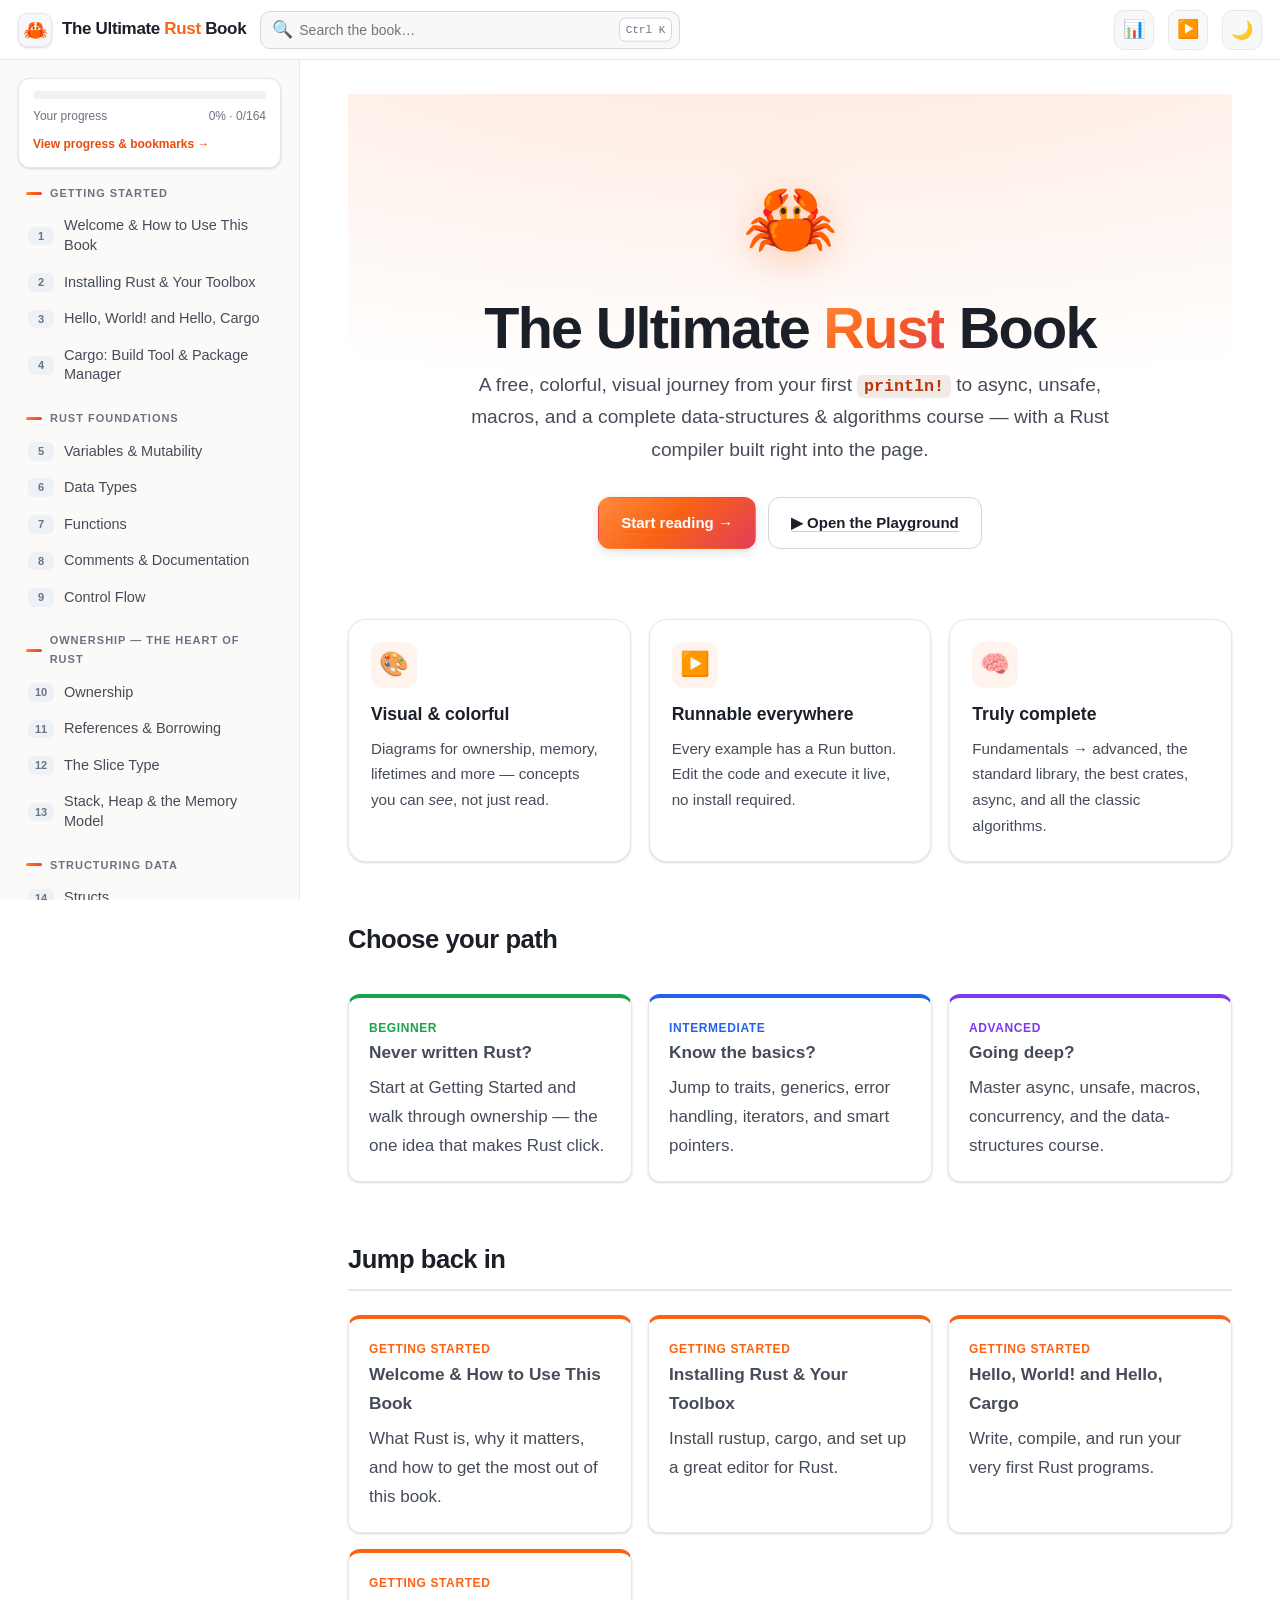
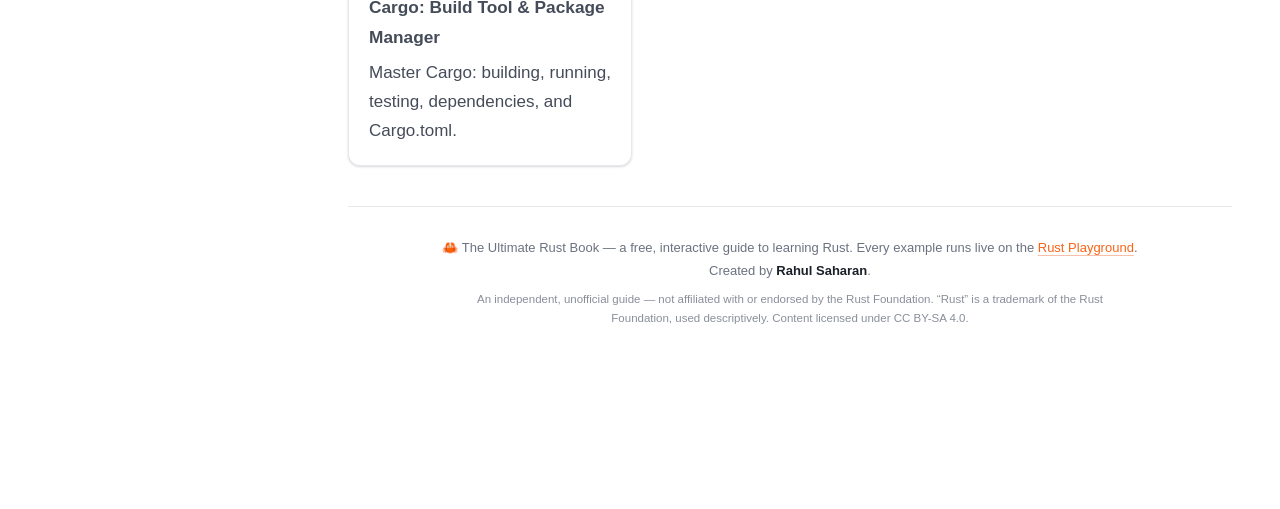
<file: index.html>
<!DOCTYPE html>
<html lang="en" data-theme="light">
<head>
  <meta charset="UTF-8" />
  <meta name="viewport" content="width=device-width, initial-scale=1.0" />
  <title>The Ultimate Rust Book — Learn Rust Free, Beginner to Advanced (with Live Compiler)</title>
  <meta name="description" content="Learn Rust for free — the complete, visual Rust programming guide from your first program to async, unsafe, macros, the standard library, the best crates, and a full data-structures & algorithms course. Runnable examples with an in-browser Rust compiler." />
  <meta name="keywords" content="rust, learn rust, rust tutorial, rust programming language, rust book, rust guide, rust for beginners, rust programming tutorial, rust lang, learn rust programming, rust async, rust ownership, rust traits, rust lifetimes, rust examples, rust playground, rust data structures and algorithms, rust cheat sheet, free rust course" />
  <meta name="author" content="Rahul Saharan" />
  <meta name="robots" content="index, follow, max-image-preview:large" />
  <!-- TODO (once you have a domain): add a self-referential canonical, e.g.
       <link rel="canonical" href="https://your-domain/"> -->
  <meta name="theme-color" content="#f96316" />
  <link rel="icon" href="data:image/svg+xml,%3Csvg xmlns='http://www.w3.org/2000/svg' viewBox='0 0 100 100'%3E%3Ctext y='.9em' font-size='90'%3E%F0%9F%A6%80%3C/text%3E%3C/svg%3E" />

  <!-- Open Graph (Facebook, LinkedIn, Slack, Discord…) — domain-independent tags -->
  <meta property="og:type" content="website" />
  <meta property="og:site_name" content="The Ultimate Rust Book" />
  <meta property="og:title" content="The Ultimate Rust Book — Learn Rust Free, Beginner to Advanced" />
  <meta property="og:description" content="The complete, free, visual Rust guide — fundamentals to async, unsafe, macros, crates, and a full DSA course, with a live in-browser Rust compiler." />
  <meta property="og:locale" content="en_US" />
  <!-- TODO (once you have a domain) add absolute URLs so shares show the cover image:
       <meta property="og:url" content="https://your-domain/">
       <meta property="og:image" content="https://your-domain/assets/og-cover.png"> -->

  <!-- Structured data — helps Google understand this is a learning resource -->
  <script type="application/ld+json">
  {
    "@context": "https://schema.org",
    "@type": "WebSite",
    "name": "The Ultimate Rust Book",
    "description": "A free, complete, visual guide to the Rust programming language, from beginner to advanced, with a live in-browser compiler.",
    "inLanguage": "en",
    "author": { "@type": "Person", "name": "Rahul Saharan" },
    "about": ["Rust programming language", "Systems programming", "Data structures and algorithms"],
    "keywords": "learn rust, rust tutorial, rust book, rust programming guide, rust for beginners"
  }
  </script>
  <link rel="stylesheet" href="assets/css/style.css" />
  <!-- Set theme before paint to avoid flash -->
  <script>
    (function () {
      try {
        var t = localStorage.getItem('rustbook-theme');
        if (!t) t = matchMedia('(prefers-color-scheme: dark)').matches ? 'dark' : 'light';
        document.documentElement.setAttribute('data-theme', t);
      } catch (e) {}
    })();
  </script>
</head>
<body>
  <!-- ============ HEADER ============ -->
  <header class="app-header">
    <button id="menu-toggle" class="icon-btn" aria-label="Toggle menu" title="Menu">☰</button>
    <a href="#/" class="brand" aria-label="Home">
      <span class="logo">🦀</span>
      <span class="full">The Ultimate <b>Rust</b> Book</span>
    </a>
    <div class="header-search" id="header-search" role="button" tabindex="0" aria-label="Search (press / or Ctrl+K)">
      <span class="search-icon">🔍</span>
      <input id="search-trigger" type="text" placeholder="Search the book…" readonly />
      <kbd>Ctrl K</kbd>
    </div>
    <div class="header-spacer"></div>
    <a href="#/progress" class="icon-btn" title="Your learning progress &amp; bookmarks" aria-label="Progress">📊</a>
    <a href="#/playground" class="icon-btn" title="Open the Rust Playground" aria-label="Playground">▶️</a>
    <button id="theme-toggle" class="icon-btn" title="Toggle light / dark" aria-label="Toggle theme">🌙</button>
    <a href="#/" class="icon-btn" id="repo-link" title="Source on GitHub" aria-label="GitHub" target="_blank" rel="noopener" style="display:none">⭐</a>
  </header>

  <!-- ============ LAYOUT ============ -->
  <div class="layout">
    <aside class="sidebar" id="sidebar" aria-label="Chapters">
      <div class="nav-progress" id="nav-progress">
        <div class="bar"><i id="progress-bar"></i></div>
        <div class="label"><span>Your progress</span><span id="progress-label">0%</span></div>
        <a href="#/progress" class="nav-progress-link">View progress &amp; bookmarks →</a>
      </div>
      <nav id="nav-tree"><!-- built from toc.json --></nav>
    </aside>
    <div class="sidebar-backdrop" id="sidebar-backdrop"></div>

    <main class="main">
      <div class="content-wrap">
        <article class="content" id="content">
          <div class="page-loader"><div><div class="crab">🦀</div>Loading…</div></div>
          <noscript>
            <h1>The Ultimate Rust Book — Learn Rust, Free, from Beginner to Advanced</h1>
            <p>A free, complete, visual guide to the <strong>Rust programming language</strong>. Learn Rust
              from your first <code>println!</code> through ownership, borrowing, traits, generics, lifetimes,
              error handling, iterators, and smart pointers — then on to <strong>async Rust</strong>,
              <strong>unsafe</strong>, <strong>macros</strong>, concurrency, the standard library, the most
              useful crates (serde, tokio, axum, actix, clap, and more), and a full
              <strong>data structures &amp; algorithms</strong> course. Every example is runnable with a live,
              in-browser Rust compiler.</p>
            <p>This is an interactive single-page app — please enable JavaScript to read the chapters, run code,
              search, and track your progress.</p>
          </noscript>
        </article>
        <aside class="toc-right" id="toc-right" aria-label="On this page"></aside>
      </div>
    </main>
  </div>

  <!-- ============ SEARCH OVERLAY ============ -->
  <div class="search-overlay" id="search-overlay">
    <div class="search-panel">
      <input id="search-input" type="text" placeholder="Search chapters, concepts, code…" autocomplete="off" spellcheck="false" />
      <div class="search-results" id="search-results"></div>
    </div>
  </div>

  <div class="toast" id="toast"></div>

  <!-- ============ SCRIPTS (classic, in dependency order) ============ -->
  <script src="assets/vendor/marked.min.js"></script>
  <script src="assets/vendor/prism-core.min.js"></script>
  <script src="assets/vendor/prism-clike.min.js"></script>
  <script src="assets/vendor/prism-rust.min.js"></script>
  <script src="assets/vendor/prism-bash.min.js"></script>
  <script src="assets/vendor/prism-toml.min.js"></script>
  <script src="assets/vendor/prism-json.min.js"></script>
  <script src="assets/vendor/prism-sql.min.js"></script>
  <script src="assets/js/markdown.js"></script>
  <script src="assets/js/playground.js"></script>
  <script src="assets/js/app.js"></script>
</body>
</html>
</file>
<file: assets/css/style.css>
/* ============================================================================
   THE ULTIMATE RUST BOOK — Design System
   A colorful, accessible, Manning-inspired reading experience.
   Light + Dark themes via [data-theme]. No external fonts required.
   ========================================================================== */

/* ---------- Design tokens ---------- */
:root {
  /* Brand — Rust / Ferris orange */
  --rust-50:  #fff4ed;
  --rust-100: #ffe6d5;
  --rust-200: #fecdaa;
  --rust-300: #fdac74;
  --rust-400: #fb833c;
  --rust-500: #f96316;   /* primary */
  --rust-600: #ea4c0c;   /* hover   */
  --rust-700: #c2360c;
  --rust-800: #9a2d12;
  --rust-900: #7c2812;

  /* Accents used across callouts, diagrams, badges */
  --blue:   #2563eb;  --blue-soft:   #dbeafe;
  --green:  #16a34a;  --green-soft:  #dcfce7;
  --emerald:#059669;  --emerald-soft:#d1fae5;
  --amber:  #d97706;  --amber-soft:  #fef3c7;
  --red:    #dc2626;  --red-soft:    #fee2e2;
  --rose:   #e11d48;  --rose-soft:   #ffe4e6;
  --purple: #7c3aed;  --purple-soft: #ede9fe;
  --indigo: #4f46e5;  --indigo-soft: #e0e7ff;
  --teal:   #0891b2;  --teal-soft:   #cffafe;
  --pink:   #db2777;  --pink-soft:   #fce7f3;

  /* Signature gradient */
  --grad-brand: linear-gradient(135deg, #ff8a3d 0%, #f96316 45%, #e23e57 100%);
  --grad-cool:  linear-gradient(135deg, #6366f1 0%, #0891b2 100%);

  --radius:   12px;
  --radius-sm: 8px;
  --radius-lg: 18px;
  --shadow-sm: 0 1px 2px rgba(16,24,40,.06), 0 1px 3px rgba(16,24,40,.10);
  --shadow-md: 0 4px 12px rgba(16,24,40,.08), 0 2px 6px rgba(16,24,40,.06);
  --shadow-lg: 0 18px 40px rgba(16,24,40,.16);

  --font-sans: -apple-system, BlinkMacSystemFont, "Segoe UI", Roboto, Helvetica,
               Arial, "Apple Color Emoji", "Segoe UI Emoji", sans-serif;
  --font-mono: "JetBrains Mono", "SF Mono", "Fira Code", ui-monospace,
               SFMono-Regular, Menlo, Consolas, "Liberation Mono", monospace;

  --sidebar-w: 300px;
  --toc-w: 250px;
  --content-max: 920px;
  --header-h: 60px;
}

/* ---------- Light theme (default) ---------- */
:root, :root[data-theme="light"] {
  --bg:        #ffffff;
  --bg-soft:   #f7f8fa;
  --bg-sunken: #eef1f5;
  --surface:   #ffffff;
  --surface-2: #f7f8fa;
  --border:    #e6e8ec;
  --border-strong: #d3d7de;
  --text:      #1a1f28;
  --text-soft: #454c59;
  --text-mute: #6b7280;
  --link:      var(--rust-600);
  --link-hover:var(--rust-700);
  --code-bg:   #f6f8fa;
  --code-inline-bg: #f2eae6;
  --code-inline-fg: #b5350c;
  --sidebar-bg:#fbfaf9;
  --selection: #ffd9c2;
}

/* ---------- Dark theme ---------- */
:root[data-theme="dark"] {
  --bg:        #0d1117;
  --bg-soft:   #131922;
  --bg-sunken: #0a0e14;
  --surface:   #161b24;
  --surface-2: #1b222d;
  --border:    #262d38;
  --border-strong: #333c48;
  --text:      #e7ebf0;
  --text-soft: #b6bfcc;
  --text-mute: #8592a3;
  --link:      var(--rust-400);
  --link-hover:var(--rust-300);
  --code-bg:   #0f141b;
  --code-inline-bg: #26201c;
  --code-inline-fg: #ff9e6b;
  --sidebar-bg:#0f141b;
  --selection: #5a2a12;

  --blue-soft:#11213f;  --green-soft:#0d2818;  --emerald-soft:#052e22;
  --amber-soft:#2b2109; --red-soft:#2c1414;    --rose-soft:#2c1019;
  --purple-soft:#1e1440;--indigo-soft:#161a44; --teal-soft:#052730;
  --pink-soft:#2a1020;
  /* Light accent used for diagram "boxes" — darkened in dark mode so the
     theme-colored text inside stays readable. */
  --rust-100: #38230f;
  --shadow-sm: 0 1px 2px rgba(0,0,0,.4);
  --shadow-md: 0 6px 18px rgba(0,0,0,.45);
  --shadow-lg: 0 20px 45px rgba(0,0,0,.6);
}

* { box-sizing: border-box; }
html { scroll-behavior: smooth; -webkit-text-size-adjust: 100%; }
body {
  margin: 0;
  font-family: var(--font-sans);
  background: var(--bg);
  color: var(--text);
  line-height: 1.7;
  font-size: 17px;
  transition: background .25s ease, color .25s ease;
}
::selection { background: var(--selection); }
a { color: var(--link); text-decoration: none; }
a:hover { color: var(--link-hover); text-decoration: underline; }
img { max-width: 100%; }

/* ============================================================================
   HEADER
   ========================================================================== */
.app-header {
  position: sticky; top: 0; z-index: 50;
  height: var(--header-h);
  display: flex; align-items: center; gap: 14px;
  padding: 0 18px;
  background: color-mix(in srgb, var(--bg) 82%, transparent);
  backdrop-filter: saturate(180%) blur(12px);
  border-bottom: 1px solid var(--border);
}
.app-header .brand {
  display: flex; align-items: center; gap: 10px;
  font-weight: 800; letter-spacing: -.02em; font-size: 17px;
  color: var(--text); white-space: nowrap;
}
.app-header .brand .logo {
  width: 34px; height: 34px; border-radius: 9px;
  display: inline-flex; align-items: center; justify-content: center;
  background: var(--surface-2); border: 1px solid var(--border);
  box-shadow: var(--shadow-sm);
  font-size: 20px; line-height: 1; flex: none;
}
.app-header .brand b { color: var(--rust-500); }
.header-spacer { flex: 1; }
/* Header links (brand icon, playground & GitHub buttons) never underline on hover. */
.app-header a:hover { text-decoration: none; }

.header-search {
  position: relative; max-width: 420px; flex: 1 1 260px;
}
.header-search input {
  width: 100%; height: 38px; padding: 0 12px 0 38px;
  border: 1px solid var(--border-strong); border-radius: 10px;
  background: var(--surface-2); color: var(--text);
  font-size: 14px; outline: none;
  transition: border-color .15s, box-shadow .15s;
}
.header-search input:focus {
  border-color: var(--rust-400);
  box-shadow: 0 0 0 3px color-mix(in srgb, var(--rust-500) 22%, transparent);
}
.header-search .search-icon {
  position: absolute; left: 12px; top: 50%; transform: translateY(-50%);
  color: var(--text-mute); pointer-events: none;
}
.header-search kbd {
  position: absolute; right: 8px; top: 50%; transform: translateY(-50%);
  font-size: 11px; padding: 2px 6px; border-radius: 6px;
  border: 1px solid var(--border-strong); color: var(--text-mute);
  background: var(--bg);
}
.icon-btn {
  display: inline-grid; place-items: center;
  width: 40px; height: 40px; border-radius: 10px;
  border: 1px solid var(--border); background: var(--surface-2);
  color: var(--text-soft); cursor: pointer; font-size: 18px;
  transition: all .15s;
}
.icon-btn:hover { color: var(--rust-500); border-color: var(--rust-300); background: var(--rust-50); }
:root[data-theme="dark"] .icon-btn:hover { background: var(--surface); }
#menu-toggle { display: none; }

/* ============================================================================
   LAYOUT
   ========================================================================== */
.layout { display: flex; align-items: flex-start; }

/* Sidebar (chapter navigation) */
.sidebar {
  position: sticky; top: var(--header-h);
  height: calc(100vh - var(--header-h));
  width: var(--sidebar-w); flex: 0 0 var(--sidebar-w);
  overflow-y: auto; overscroll-behavior: contain;
  background: var(--sidebar-bg);
  border-right: 1px solid var(--border);
  padding: 18px 10px 80px;
}
.sidebar::-webkit-scrollbar, .toc-right::-webkit-scrollbar { width: 10px; }
.sidebar::-webkit-scrollbar-thumb, .toc-right::-webkit-scrollbar-thumb {
  background: var(--border-strong); border-radius: 10px;
  border: 3px solid transparent; background-clip: content-box;
}

.nav-progress {
  margin: 0 8px 14px; padding: 12px 14px;
  border-radius: var(--radius); background: var(--surface);
  border: 1px solid var(--border); box-shadow: var(--shadow-sm);
}
.nav-progress .bar { height: 8px; border-radius: 99px; background: var(--bg-sunken); overflow: hidden; }
.nav-progress .bar > i { display: block; height: 100%; width: 0; background: var(--grad-brand); border-radius: 99px; transition: width .4s ease; }
.nav-progress .label { font-size: 12px; color: var(--text-mute); margin-top: 7px; display: flex; justify-content: space-between; }

.nav-part {
  margin: 16px 8px 6px; padding: 0 8px;
  font-size: 11px; font-weight: 800; letter-spacing: .09em; text-transform: uppercase;
  color: var(--text-mute); display: flex; align-items: center; gap: 8px;
}
.nav-part::before { content: ""; width: 16px; height: 3px; border-radius: 3px; background: var(--grad-brand); }

.nav-chapter {
  display: flex; align-items: center; gap: 10px;
  padding: 8px 12px; margin: 1px 6px; border-radius: 9px;
  color: var(--text-soft); font-size: 14.5px; font-weight: 500;
  cursor: pointer; transition: all .12s; line-height: 1.35;
}
.nav-chapter:hover { background: var(--rust-50); color: var(--rust-700); text-decoration: none; }
:root[data-theme="dark"] .nav-chapter:hover { background: var(--surface-2); color: var(--rust-300); }
.nav-chapter.active {
  background: color-mix(in srgb, var(--rust-500) 14%, transparent);
  color: var(--rust-700);
  box-shadow: inset 3px 0 0 var(--rust-500);
}
:root[data-theme="dark"] .nav-chapter.active { color: var(--rust-300); }
.nav-chapter .ch-num {
  font-size: 11px; font-weight: 700; color: var(--text-mute);
  min-width: 26px; text-align: center;
  background: var(--bg-sunken); border-radius: 6px; padding: 2px 4px;
}
.nav-chapter.active .ch-num { background: var(--rust-500); color: #fff; }

/* Main content column */
.main { flex: 1 1 auto; min-width: 0; display: flex; justify-content: center; }
.content-wrap { width: 100%; max-width: none;
  display: grid; grid-template-columns: minmax(0,1fr) var(--toc-w); gap: 48px;
  padding: 34px 48px 120px; }
.content { min-width: 0; max-width: none; }

/* The playground page fills the entire main area (no reading-width cap, no TOC column). */
.content-wrap.is-playground { grid-template-columns: 1fr; max-width: none; gap: 0; padding: 0; }
.content-wrap.is-playground .content { max-width: none; }
/* Home page has no "on this page" TOC — use the full width, no reserved column. */
.content-wrap.is-home { grid-template-columns: 1fr; gap: 0; }

/* Right "on this page" mini-TOC */
.toc-right {
  position: sticky; top: calc(var(--header-h) + 20px);
  align-self: start; max-height: calc(100vh - var(--header-h) - 40px);
  overflow-y: auto; font-size: 13.5px;
}
.toc-right h4 { margin: 0 0 10px; font-size: 11px; text-transform: uppercase;
  letter-spacing: .08em; color: var(--text-mute); font-weight: 800; }
.toc-right a { display: block; padding: 4px 0 4px 12px; color: var(--text-mute);
  border-left: 2px solid var(--border); line-height: 1.4; }
.toc-right a:hover { color: var(--rust-500); text-decoration: none; border-color: var(--rust-300); }
.toc-right a.active { color: var(--rust-600); border-color: var(--rust-500); font-weight: 600; }
.toc-right a.lvl-3 { padding-left: 24px; font-size: 12.5px; }

/* ============================================================================
   TYPOGRAPHY — article content
   ========================================================================== */
.content h1 {
  font-size: 2.35rem; line-height: 1.15; letter-spacing: -.025em;
  margin: 0 0 .5em; font-weight: 820;
}
.content h1 .h1-kicker { display: block; font-size: .9rem; font-weight: 700;
  color: var(--rust-500); text-transform: uppercase; letter-spacing: .1em; margin-bottom: .4em; }
.content h2 {
  font-size: 1.6rem; letter-spacing: -.02em; margin: 2.2em 0 .7em; font-weight: 760;
  padding-bottom: .3em; border-bottom: 2px solid var(--border); scroll-margin-top: 80px;
}
.content h3 { font-size: 1.28rem; margin: 1.8em 0 .5em; font-weight: 700; scroll-margin-top: 80px; }
.content h4 { font-size: 1.08rem; margin: 1.5em 0 .4em; font-weight: 700; color: var(--text-soft); scroll-margin-top: 80px; }
.content p { margin: 0 0 1.05em; }
.content ul, .content ol { margin: 0 0 1.15em; padding-left: 1.5em; }
.content li { margin: .35em 0; }
.content li::marker { color: var(--rust-500); }
.content strong { font-weight: 700; color: var(--text); }
.content hr { border: none; height: 1px; background: var(--border); margin: 2.5em 0; }
.content a { text-decoration: underline; text-decoration-color: color-mix(in srgb, var(--link) 35%, transparent); text-underline-offset: 3px; }
.content a:hover { text-decoration-color: var(--link); }

/* Jargon term — the "explain hard words" pattern */
.jargon {
  border-bottom: 2px dotted var(--teal);
  cursor: help; font-style: italic; color: var(--teal);
}

/* Blockquote */
.content blockquote {
  margin: 1.4em 0; padding: .6em 1.2em; border-left: 4px solid var(--rust-400);
  background: var(--bg-soft); border-radius: 0 var(--radius-sm) var(--radius-sm) 0;
  color: var(--text-soft); font-style: italic;
}

/* Inline code */
.content :not(pre) > code {
  font-family: var(--font-mono); font-size: .87em;
  background: var(--code-inline-bg); color: var(--code-inline-fg);
  padding: .12em .4em; border-radius: 6px; font-weight: 600;
  white-space: nowrap;
}

/* Tables */
.content table { width: 100%; border-collapse: collapse; margin: 1.4em 0; font-size: .93em;
  box-shadow: var(--shadow-sm); border-radius: var(--radius-sm); overflow: hidden; }
.content thead { background: var(--grad-brand); color: #fff; }
.content th { text-align: left; padding: 11px 14px; font-weight: 700; }
.content td { padding: 10px 14px; border-top: 1px solid var(--border); }
.content tbody tr:nth-child(even) { background: var(--bg-soft); }
.table-scroll { overflow-x: auto; }

/* ============================================================================
   CALLOUTS — Manning-style (Tip / Note / Warning / Key / Jargon / etc.)
   Authored in markdown as: > [!tip] Title \n body
   ========================================================================== */
.callout {
  position: relative; margin: 1.5em 0; padding: 16px 18px 16px 56px;
  border-radius: var(--radius); border: 1px solid var(--border);
  background: var(--surface); box-shadow: var(--shadow-sm);
  border-left: 5px solid var(--c, var(--rust-500));
}
.callout::before {
  content: var(--ico, "💡"); position: absolute; left: 16px; top: 15px;
  font-size: 22px; line-height: 1;
}
.callout .callout-title {
  font-weight: 800; margin: 0 0 4px; color: var(--c, var(--rust-600));
  font-size: .82rem; text-transform: uppercase; letter-spacing: .05em;
}
.callout > :last-child { margin-bottom: 0; }
.callout p { margin: 0 0 .6em; }

.callout.tip           { --c: var(--green);   --ico: "💡"; background: var(--green-soft); }
.callout.note          { --c: var(--blue);    --ico: "📝"; background: var(--blue-soft); }
.callout.warning       { --c: var(--red);     --ico: "⚠️"; background: var(--red-soft); }
.callout.key           { --c: var(--purple);  --ico: "🔑"; background: var(--purple-soft); }
.callout.jargon-box    { --c: var(--teal);    --ico: "📖"; background: var(--teal-soft); }
.callout.best          { --c: var(--emerald); --ico: "✅"; background: var(--emerald-soft); }
.callout.mistake       { --c: var(--rose);    --ico: "🚫"; background: var(--rose-soft); }
.callout.deep          { --c: var(--indigo);  --ico: "🧠"; background: var(--indigo-soft); }
.callout.performance   { --c: var(--amber);   --ico: "⚡"; background: var(--amber-soft); }
.callout.history       { --c: var(--pink);    --ico: "📜"; background: var(--pink-soft); }
.callout.exercise      { --c: var(--rust-500);--ico: "✏️"; background: var(--rust-50); }
:root[data-theme="dark"] .callout.exercise { background: var(--surface-2); }

/* ============================================================================
   CODE BLOCKS + PLAYGROUND (inline runnable)
   ========================================================================== */
.code-block {
  margin: 1.5em 0; border-radius: var(--radius); overflow: hidden;
  border: 1px solid var(--border-strong); box-shadow: var(--shadow-sm);
  background: var(--code-bg);
}
.code-toolbar-top {
  display: flex; align-items: center; gap: 8px;
  padding: 8px 12px; background: var(--surface-2);
  border-bottom: 1px solid var(--border);
}
.code-toolbar-top .dots { display: flex; gap: 6px; }
.code-toolbar-top .dots i { width: 11px; height: 11px; border-radius: 50%; display: block; }
.code-toolbar-top .dots i:nth-child(1){ background:#ff5f57; }
.code-toolbar-top .dots i:nth-child(2){ background:#febc2e; }
.code-toolbar-top .dots i:nth-child(3){ background:#28c840; }
.code-toolbar-top .lang {
  font-size: 11px; font-weight: 700; letter-spacing: .06em; text-transform: uppercase;
  color: var(--text-mute); margin-left: 4px;
}
.code-toolbar-top .filename { font-family: var(--font-mono); font-size: 12px; color: var(--text-mute); }
.code-toolbar-top .spacer { flex: 1; }
.code-btn {
  display: inline-flex; align-items: center; gap: 6px;
  border: 1px solid var(--border-strong); background: var(--bg);
  color: var(--text-soft); border-radius: 8px; padding: 5px 11px;
  font-size: 12.5px; font-weight: 650; cursor: pointer; transition: all .13s;
  font-family: var(--font-sans);
}
.code-btn:hover { border-color: var(--rust-400); color: var(--rust-600); }
.code-btn.run { background: var(--grad-brand); color: #fff; border: none; }
.code-btn.run:hover { filter: brightness(1.06); color: #fff; }
.code-btn.run:disabled { opacity: .6; cursor: progress; }
.code-btn .spin { width: 13px; height: 13px; border: 2px solid rgba(255,255,255,.5);
  border-top-color: #fff; border-radius: 50%; animation: spin .7s linear infinite; }
@keyframes spin { to { transform: rotate(360deg); } }

.code-block pre { margin: 0; padding: 16px 18px; overflow-x: auto;
  font-family: var(--font-mono); font-size: 13.5px; line-height: 1.6; tab-size: 4; }
.code-block pre code { font-family: var(--font-mono); background: none; padding: 0; white-space: pre; }
.code-block[data-editable] pre { outline: none; }
.code-block[data-editable] pre:focus-within { box-shadow: inset 0 0 0 2px var(--rust-400); }

.code-output {
  border-top: 1px solid var(--border); background: var(--bg-sunken);
  font-family: var(--font-mono); font-size: 12.8px; line-height: 1.55;
  max-height: 340px; overflow: auto; display: none;
}
.code-output.show { display: block; }
.code-output .out-head {
  display: flex; align-items: center; gap: 8px; padding: 7px 14px;
  font-size: 11px; font-weight: 700; letter-spacing: .05em; text-transform: uppercase;
  color: var(--text-mute); border-bottom: 1px solid var(--border);
  position: sticky; top: 0; background: var(--bg-sunken);
}
.code-output .out-head .status-ok { color: var(--green); }
.code-output .out-head .status-err { color: var(--red); }
.code-output pre { margin: 0; padding: 10px 14px; white-space: pre-wrap; word-break: break-word; }
.code-output .stderr { color: var(--text-soft); }
.code-output .err-line { color: var(--red); }
.code-output .warn-line { color: var(--amber); }

/* Prism syntax theme (custom, matches design) */
.token.comment, .token.doc-comment, .token.prolog { color: #7d8590; font-style: italic; }
.token.keyword { color: #ff7b72; }
.token.function, .token.function-definition { color: #d2a8ff; }
.token.macro, .token.attribute { color: #f2cc60; }
.token.string, .token.char { color: #7ee787; }
.token.number, .token.boolean { color: #79c0ff; }
.token.namespace, .token.class-name, .token.type-definition { color: #ffa657; }
.token.operator, .token.punctuation { color: #9aa5b1; }
.token.lifetime-annotation { color: #f2cc60; font-style: italic; }
.token.builtin { color: #ffa657; }
:root[data-theme="light"] .token.comment { color: #6a737d; }
:root[data-theme="light"] .token.keyword { color: #cf222e; }
:root[data-theme="light"] .token.function { color: #8250df; }
:root[data-theme="light"] .token.macro, :root[data-theme="light"] .token.attribute { color: #953800; }
:root[data-theme="light"] .token.string, :root[data-theme="light"] .token.char { color: #0a7d33; }
:root[data-theme="light"] .token.number, :root[data-theme="light"] .token.boolean { color: #0550ae; }
:root[data-theme="light"] .token.namespace, :root[data-theme="light"] .token.class-name { color: #953800; }
:root[data-theme="light"] .token.operator, :root[data-theme="light"] .token.punctuation { color: #57606a; }
:root[data-theme="light"] .token.builtin { color: #953800; }

/* ============================================================================
   FIGURES / DIAGRAMS
   ========================================================================== */
figure.diagram {
  margin: 1.8em 0; padding: 22px; text-align: center;
  background: var(--surface); border: 1px solid var(--border);
  border-radius: var(--radius); box-shadow: var(--shadow-sm);
}
figure.diagram svg { max-width: 100%; height: auto; }
figure.diagram figcaption, .mermaid-figure figcaption {
  margin-top: 12px; font-size: 13px; color: var(--text-mute); font-style: italic;
}
figure.diagram figcaption b { color: var(--rust-500); font-style: normal; }
.mermaid-figure { margin: 1.8em 0; padding: 22px; text-align: center;
  background: var(--surface); border: 1px solid var(--border);
  border-radius: var(--radius); box-shadow: var(--shadow-sm); }
.mermaid { display: flex; justify-content: center; }

/* Memory-diagram helper classes (used inside inline SVG/HTML figures) */
.mem-grid { display: grid; gap: 14px; justify-content: center; }

/* ============================================================================
   HOME / LANDING PAGE
   ========================================================================== */
.hero {
  text-align: center; padding: 60px 20px 30px;
  background: radial-gradient(1200px 400px at 50% -100px, color-mix(in srgb, var(--rust-500) 16%, transparent), transparent);
}
.hero .ferris { font-size: 76px; filter: drop-shadow(0 8px 20px rgba(249,99,22,.35)); }
.hero h1 { font-size: clamp(2.2rem, 5vw, 3.6rem); letter-spacing: -.03em; margin: .2em 0 .1em; font-weight: 850; }
.hero h1 .grad { background: var(--grad-brand); -webkit-background-clip: text; background-clip: text; color: transparent; }
.hero p.tagline { font-size: 1.2rem; color: var(--text-soft); max-width: 640px; margin: .4em auto 1.6em; }
.hero .cta { display: flex; gap: 12px; justify-content: center; flex-wrap: wrap; }
.btn {
  display: inline-flex; align-items: center; gap: 8px; cursor: pointer;
  padding: 12px 22px; border-radius: 12px; font-weight: 700; font-size: 15px;
  border: 1px solid transparent; transition: all .15s; text-decoration: none;
}
.btn-primary { background: var(--grad-brand); color: #fff; box-shadow: var(--shadow-md); }
.btn-primary:hover { filter: brightness(1.05); transform: translateY(-1px); color: #fff; text-decoration: none; }
.btn-ghost { background: var(--surface); border-color: var(--border-strong); color: var(--text); }
.btn-ghost:hover { border-color: var(--rust-400); color: var(--rust-600); text-decoration: none; }

.feature-grid { display: grid; grid-template-columns: repeat(auto-fit, minmax(220px,1fr)); gap: 18px; margin: 40px 0; }
.feature-card {
  padding: 22px; border-radius: var(--radius-lg); background: var(--surface);
  border: 1px solid var(--border); box-shadow: var(--shadow-sm); transition: transform .15s, box-shadow .15s;
}
.feature-card:hover { transform: translateY(-3px); box-shadow: var(--shadow-md); }
.feature-card .fi { width: 46px; height: 46px; border-radius: 12px; display: grid; place-items: center;
  font-size: 24px; margin-bottom: 12px; background: var(--rust-50); }
:root[data-theme="dark"] .feature-card .fi { background: var(--surface-2); }
.feature-card h3 { margin: 0 0 6px; font-size: 1.1rem; }
.feature-card p { margin: 0; color: var(--text-soft); font-size: .95rem; }

.path-grid { display: grid; grid-template-columns: repeat(auto-fit,minmax(240px,1fr)); gap: 16px; margin: 24px 0; }
/* `.content` scoping so these win over the global `.content a { underline }` rule */
.content .path-card { display: block; padding: 20px; border-radius: var(--radius); border: 1px solid var(--border);
  background: var(--surface); box-shadow: var(--shadow-sm); border-top: 4px solid var(--c, var(--rust-500));
  color: var(--text); text-decoration: none;
  transition: transform .16s ease, box-shadow .16s ease, border-color .16s ease; }
.content .path-card:hover {
  text-decoration: none;                       /* no underline on hover */
  transform: translateY(-4px);                 /* lift the card */
  box-shadow: 0 10px 26px color-mix(in srgb, var(--c, var(--rust-500)) 22%, transparent);
  border-color: color-mix(in srgb, var(--c, var(--rust-500)) 55%, var(--border));
}
.content .path-card:hover h4 { color: var(--c, var(--rust-500)); }
.path-card h4 { margin: 0 0 4px; transition: color .16s ease; }
.path-card .lvl { font-size: 12px; font-weight: 700; color: var(--c); text-transform: uppercase; letter-spacing: .05em; }

/* ============================================================================
   CHAPTER NAV FOOTER (prev / next)
   ========================================================================== */
.chapter-nav { display: flex; justify-content: space-between; gap: 16px; margin: 60px 0 0; }
.chapter-nav a {
  flex: 1; padding: 16px 20px; border-radius: var(--radius); border: 1px solid var(--border);
  background: var(--surface); box-shadow: var(--shadow-sm); text-decoration: none; transition: all .15s;
}
.chapter-nav a:hover { border-color: var(--rust-400); box-shadow: var(--shadow-md); text-decoration: none; transform: translateY(-2px); }
.chapter-nav a.next { text-align: right; }
.chapter-nav .dir { font-size: 12px; color: var(--text-mute); font-weight: 700; text-transform: uppercase; letter-spacing: .05em; }
.chapter-nav .title { font-weight: 700; color: var(--rust-600); margin-top: 3px; }
.chapter-nav a.disabled { opacity: .35; pointer-events: none; }

/* ============================================================================
   PROGRESS / TRACKING PAGE  (#/progress)
   ========================================================================== */
.nav-progress-link { display: block; margin-top: 8px; font-size: 12px; font-weight: 650;
  color: var(--rust-600); text-decoration: none; }
.nav-progress-link:hover { text-decoration: underline; }

.progress-page h2 { margin-top: 1.7em; }
.prog-hero { display: flex; align-items: center; gap: 22px; margin: 1.1em 0 .4em;
  background: var(--surface); border: 1px solid var(--border); border-radius: var(--radius);
  padding: 22px; box-shadow: var(--shadow-sm); }
.prog-ring { flex: none; width: 88px; height: 88px; border-radius: 50%; display: grid;
  place-items: center; font-weight: 850; font-size: 21px; color: #fff;
  background: var(--grad-brand); box-shadow: var(--shadow-md); }
.prog-hero-main { flex: 1; min-width: 0; }
.prog-bar { height: 12px; border-radius: 99px; background: var(--surface-2);
  overflow: hidden; border: 1px solid var(--border); }
.prog-bar > i { display: block; height: 100%; background: var(--grad-brand); border-radius: 99px; transition: width .45s ease; }
.prog-stat { margin: .55em 0 .9em; color: var(--text-soft); font-weight: 650; }

.part-prog { display: flex; flex-direction: column; gap: 9px; }
.part-prog-row { display: grid; grid-template-columns: 1fr 150px 52px; align-items: center; gap: 12px; font-size: 14px; }
.pp-name { color: var(--text); white-space: nowrap; overflow: hidden; text-overflow: ellipsis; }
.pp-count { text-align: right; color: var(--text-mute); font-size: 13px; font-variant-numeric: tabular-nums; }
.mini-bar { height: 8px; border-radius: 99px; background: var(--surface-2); overflow: hidden; border: 1px solid var(--border); }
.mini-bar > i { display: block; height: 100%; background: var(--rust-500); border-radius: 99px; }

.prog-list { display: flex; flex-direction: column; gap: 6px; margin: .6em 0; }
.prog-item { display: flex; align-items: center; gap: 8px; }
.prog-item .pi-link { flex: 1; display: flex; align-items: center; gap: 10px; min-width: 0;
  padding: 9px 12px; border: 1px solid var(--border); border-radius: 10px;
  background: var(--surface); color: var(--text); text-decoration: none; }
.prog-item .pi-link:hover { border-color: var(--rust-400); }
.pi-dot { flex: none; width: 9px; height: 9px; border-radius: 50%; background: var(--border-strong); }
.pi-dot.done { background: var(--green); }
.pi-title { font-weight: 650; white-space: nowrap; overflow: hidden; text-overflow: ellipsis; }
.pi-part { margin-left: auto; color: var(--text-mute); font-size: 12px; white-space: nowrap; }
.pi-rm { flex: none; width: 32px; height: 32px; border-radius: 8px; cursor: pointer;
  border: 1px solid var(--border); background: var(--surface); color: var(--text-mute); }
.pi-rm:hover { color: var(--red); border-color: var(--red); }

.prog-actions { display: flex; gap: 10px; flex-wrap: wrap; margin: .6em 0; }
.btn-danger { background: var(--red); color: #fff; border-color: transparent; }
.btn-danger:hover { filter: brightness(1.06); color: #fff; }
.prog-empty { color: var(--text-mute); font-size: 14px; }

/* Bookmark toggle in the chapter meta bar */
.bookmark-btn { margin-left: auto; padding: 5px 13px; border-radius: 99px; cursor: pointer;
  font-size: 12.5px; font-weight: 650; background: var(--surface);
  border: 1px solid var(--border-strong); color: var(--text-soft); }
.bookmark-btn:hover { border-color: var(--rust-400); color: var(--rust-600); }
.bookmark-btn.on { background: var(--rust-100); border-color: var(--rust-400); color: var(--rust-700); }

@media (max-width: 560px) {
  .prog-hero { flex-direction: column; align-items: flex-start; gap: 14px; }
  .part-prog-row { grid-template-columns: 1fr 90px 46px; }
  .pi-part { display: none; }
}

/* Reading meta (badges under H1) */
.chapter-meta { display: flex; flex-wrap: wrap; gap: 8px; margin: 0 0 1.6em; }
.badge { display: inline-flex; align-items: center; gap: 6px; font-size: 12.5px; font-weight: 650;
  padding: 4px 11px; border-radius: 99px; background: var(--bg-soft); border: 1px solid var(--border); color: var(--text-soft); }
.badge.level-beginner   { color: var(--green);   border-color: color-mix(in srgb, var(--green) 40%, transparent); }
.badge.level-intermediate { color: var(--blue);  border-color: color-mix(in srgb, var(--blue) 40%, transparent); }
.badge.level-advanced   { color: var(--purple);  border-color: color-mix(in srgb, var(--purple) 40%, transparent); }

/* ============================================================================
   SEARCH OVERLAY
   ========================================================================== */
.search-overlay { position: fixed; inset: 0; z-index: 100; display: none;
  background: rgba(10,14,20,.5); backdrop-filter: blur(3px); padding-top: 12vh; }
.search-overlay.show { display: block; }
.search-panel { max-width: 620px; margin: 0 auto; background: var(--surface);
  border-radius: var(--radius-lg); box-shadow: var(--shadow-lg); overflow: hidden; border: 1px solid var(--border); }
.search-panel input { width: 100%; border: none; outline: none; background: none;
  padding: 20px 22px; font-size: 18px; color: var(--text); border-bottom: 1px solid var(--border); }
.search-results { max-height: 56vh; overflow-y: auto; }
.search-result { display: block; padding: 12px 22px; border-bottom: 1px solid var(--border); cursor: pointer; }
.search-result:hover, .search-result.sel { background: var(--rust-50); text-decoration: none; }
:root[data-theme="dark"] .search-result:hover, :root[data-theme="dark"] .search-result.sel { background: var(--surface-2); }
.search-result .sr-title { font-weight: 650; color: var(--text); }
.search-result .sr-crumb { font-size: 12px; color: var(--text-mute); }
.search-result mark { background: color-mix(in srgb, var(--rust-500) 30%, transparent); color: inherit; border-radius: 3px; padding: 0 2px; }
.search-empty { padding: 30px; text-align: center; color: var(--text-mute); }

/* ============================================================================
   FULL PLAYGROUND PAGE
   ========================================================================== */
.playground-page { display: grid; grid-template-rows: auto 1fr; height: calc(100vh - var(--header-h)); }
.pg-toolbar { display: flex; align-items: center; gap: 10px; flex-wrap: wrap;
  padding: 12px 20px; border-bottom: 1px solid var(--border); background: var(--surface-2); }
.pg-toolbar select { padding: 7px 10px; border-radius: 8px; border: 1px solid var(--border-strong);
  background: var(--bg); color: var(--text); font-size: 13px; }
.pg-toolbar label { font-size: 12px; color: var(--text-mute); font-weight: 650; }
.pg-body { display: grid; grid-template-columns: 1fr 1fr; min-height: 0; }
.pg-editor-wrap { position: relative; overflow: auto; border-right: 1px solid var(--border); background: var(--code-bg); }
.pg-output-wrap { overflow: auto; background: var(--bg-sunken); }
.pg-output-wrap .out-head { position: sticky; top: 0; }
@media (max-width: 860px) { .pg-body { grid-template-columns: 1fr; grid-template-rows: 1fr 1fr; } }

/* Editor (textarea + highlight overlay technique) */
.editor { position: relative; min-height: 100%; font-family: var(--font-mono); font-size: 13.5px; line-height: 1.6; tab-size: 4; }
.editor pre, .editor textarea {
  margin: 0; padding: 16px 18px 16px 54px; font: inherit; line-height: inherit;
  white-space: pre; overflow-wrap: normal; border: 0; }
.editor pre { position: absolute; inset: 0; pointer-events: none; overflow: hidden; margin: 0; }
.editor textarea { position: relative; width: 100%; height: 100%; background: transparent;
  color: transparent; caret-color: var(--rust-500); resize: none; outline: none; z-index: 1; }
/* The textarea's text is transparent (the visible code is the highlighted <pre> behind it),
   so its selection band must be TRANSLUCENT — an opaque one would hide the code under it. */
.editor textarea::selection { background: rgba(249, 99, 22, 0.30); }
.editor textarea::-moz-selection { background: rgba(249, 99, 22, 0.30); }
/* The highlighted layer must use the EXACT same font metrics as the textarea so
   the caret lines up with the code. */
.editor pre, .editor pre code, .editor textarea {
  font-family: var(--font-mono); font-size: 13.5px; line-height: 1.6;
  letter-spacing: normal; tab-size: 4; }
.editor pre code { background: none; padding: 0; white-space: pre; }
/* Autocomplete dropdown */
.editor .ac { position: absolute; z-index: 6; min-width: 150px; max-height: 190px; overflow-y: auto;
  background: var(--surface); border: 1px solid var(--border-strong); border-radius: 8px;
  box-shadow: var(--shadow-md); font-family: var(--font-mono); font-size: 12.5px; padding: 4px; }
.editor .ac-item { padding: 4px 10px; border-radius: 5px; cursor: pointer; color: var(--text); white-space: nowrap; }
.editor .ac-item.sel { background: var(--rust-500); color: #fff; }
/* On the full playground page, the editor fills the whole left pane's height. */
.pg-editor-wrap { display: flex; }
.pg-editor-wrap .editor { height: 100%; width: 100%; }
.pg-editor-wrap .editor textarea { min-height: 100%; }
.editor .gutter { position: absolute; left: 0; top: 0; width: 40px; padding: 16px 0; text-align: right;
  color: var(--text-mute); user-select: none; border-right: 1px solid var(--border); }
.editor .gutter span { display: block; padding-right: 8px; }

/* ============================================================================
   MISC — loader, toast, footer
   ========================================================================== */
.page-loader { display: grid; place-items: center; padding: 80px 20px; color: var(--text-mute); }
.page-loader .crab { font-size: 44px; animation: bob 1.4s ease-in-out infinite; }
@keyframes bob { 0%,100% { transform: translateY(0) } 50% { transform: translateY(-10px) } }
.skeleton { height: 14px; border-radius: 6px; background: linear-gradient(90deg, var(--bg-soft), var(--bg-sunken), var(--bg-soft));
  background-size: 200% 100%; animation: shimmer 1.4s infinite; margin: 10px 0; }
@keyframes shimmer { to { background-position: -200% 0 } }

.toast { position: fixed; bottom: 24px; left: 50%; transform: translateX(-50%) translateY(20px);
  background: var(--text); color: var(--bg); padding: 11px 20px; border-radius: 10px; font-size: 14px; font-weight: 600;
  box-shadow: var(--shadow-lg); opacity: 0; pointer-events: none; transition: all .25s; z-index: 200; }
.toast.show { opacity: 1; transform: translateX(-50%) translateY(0); }

.site-footer { text-align: center; padding: 30px 20px 60px; color: var(--text-mute); font-size: 13px; border-top: 1px solid var(--border); margin-top: 40px; }
.site-footer a { color: var(--rust-500); }
.site-footer .footer-fine { display: inline-block; margin-top: 8px; font-size: 11.5px; color: var(--text-mute); opacity: .8; max-width: 640px; }

/* Keyboard hint chip */
kbd { font-family: var(--font-mono); font-size: .85em; padding: 1px 6px; border-radius: 6px;
  border: 1px solid var(--border-strong); border-bottom-width: 2px; background: var(--bg-soft); color: var(--text-soft); }

/* ============================================================================
   RESPONSIVE
   ========================================================================== */
@media (max-width: 1180px) {
  .content-wrap { grid-template-columns: minmax(0,1fr); }
  .toc-right { display: none; }
}
@media (max-width: 980px) {
  #menu-toggle { display: inline-grid; }
  .sidebar {
    position: fixed; left: 0; top: var(--header-h); z-index: 40;
    transform: translateX(-100%); transition: transform .25s ease;
    box-shadow: var(--shadow-lg); width: min(85vw, var(--sidebar-w)); flex-basis: auto;
  }
  .sidebar.open { transform: translateX(0); }
  .sidebar-backdrop { position: fixed; inset: 0; top: var(--header-h); background: rgba(0,0,0,.4);
    z-index: 30; display: none; }
  .sidebar-backdrop.show { display: block; }
  .content-wrap { padding: 24px 20px 100px; }
  .header-search { display: none; }
}
@media (max-width: 560px) {
  body { font-size: 16px; }
  .content h1 { font-size: 1.9rem; }
  .content h2 { font-size: 1.35rem; }
  .app-header .brand span.full { display: none; }
}

/* Reduced motion */
@media (prefers-reduced-motion: reduce) {
  * { animation-duration: .001ms !important; transition-duration: .001ms !important; scroll-behavior: auto !important; }
}

/* Print */
@media print {
  .app-header, .sidebar, .toc-right, .chapter-nav, .code-btn, .search-overlay { display: none !important; }
  .content-wrap { display: block; padding: 0; }
}
</file>
